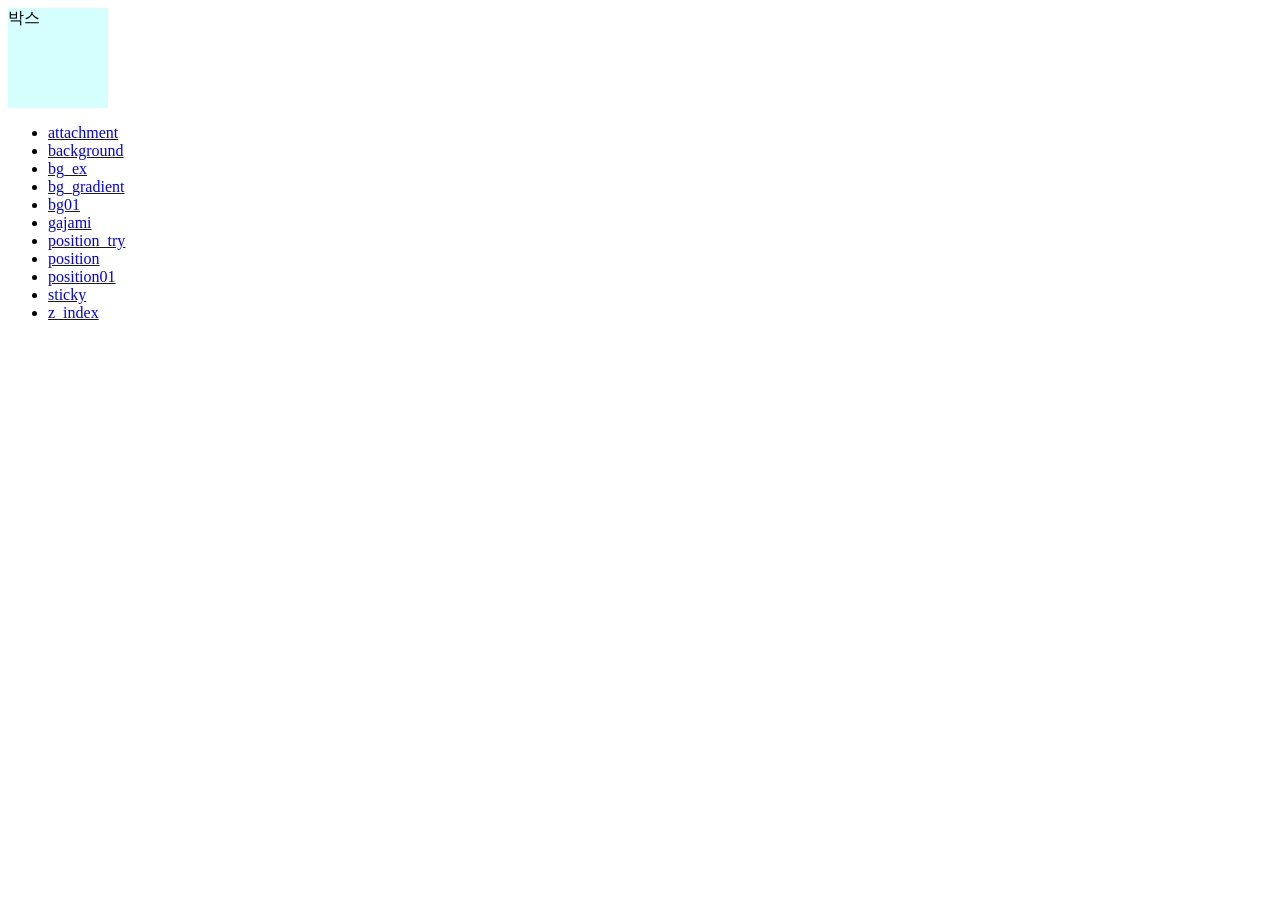
<file: index.html>
<!doctype html>
<html lang="ko">
  <head>
    <meta charset="UTF-8" />
    <meta name="viewport" content="width=device-width, initial-scale=1.0" />
    <title>색 표현</title>
    <style>
      .box {
        width: 100px;
        height: 100px;
        background-color: rgba(171, 255, 255, 0.5);
      }
    </style>
  </head>
  <body>
    <div class="box">박스</div>
    <ul>
      <li><a href="attachment.html">attachment</a></li>
      <li><a href="background.html">background</a></li>
      <li><a href="bg_ex.html">bg_ex</a></li>
      <li><a href="bg_gradient.html">bg_gradient</a></li>
      <li><a href="bg01.html">bg01</a></li>
      <li><a href="gajami.html">gajami</a></li>
      <li><a href="position_try.html">position_try</a></li>
      <li><a href="position.html">position</a></li>
      <li><a href="position01.html">position01</a></li>
      <li><a href="sticky.html">sticky</a></li>
      <li><a href="z_index.html">z_index</a></li>
    </ul>
  </body>
</html>
</file>
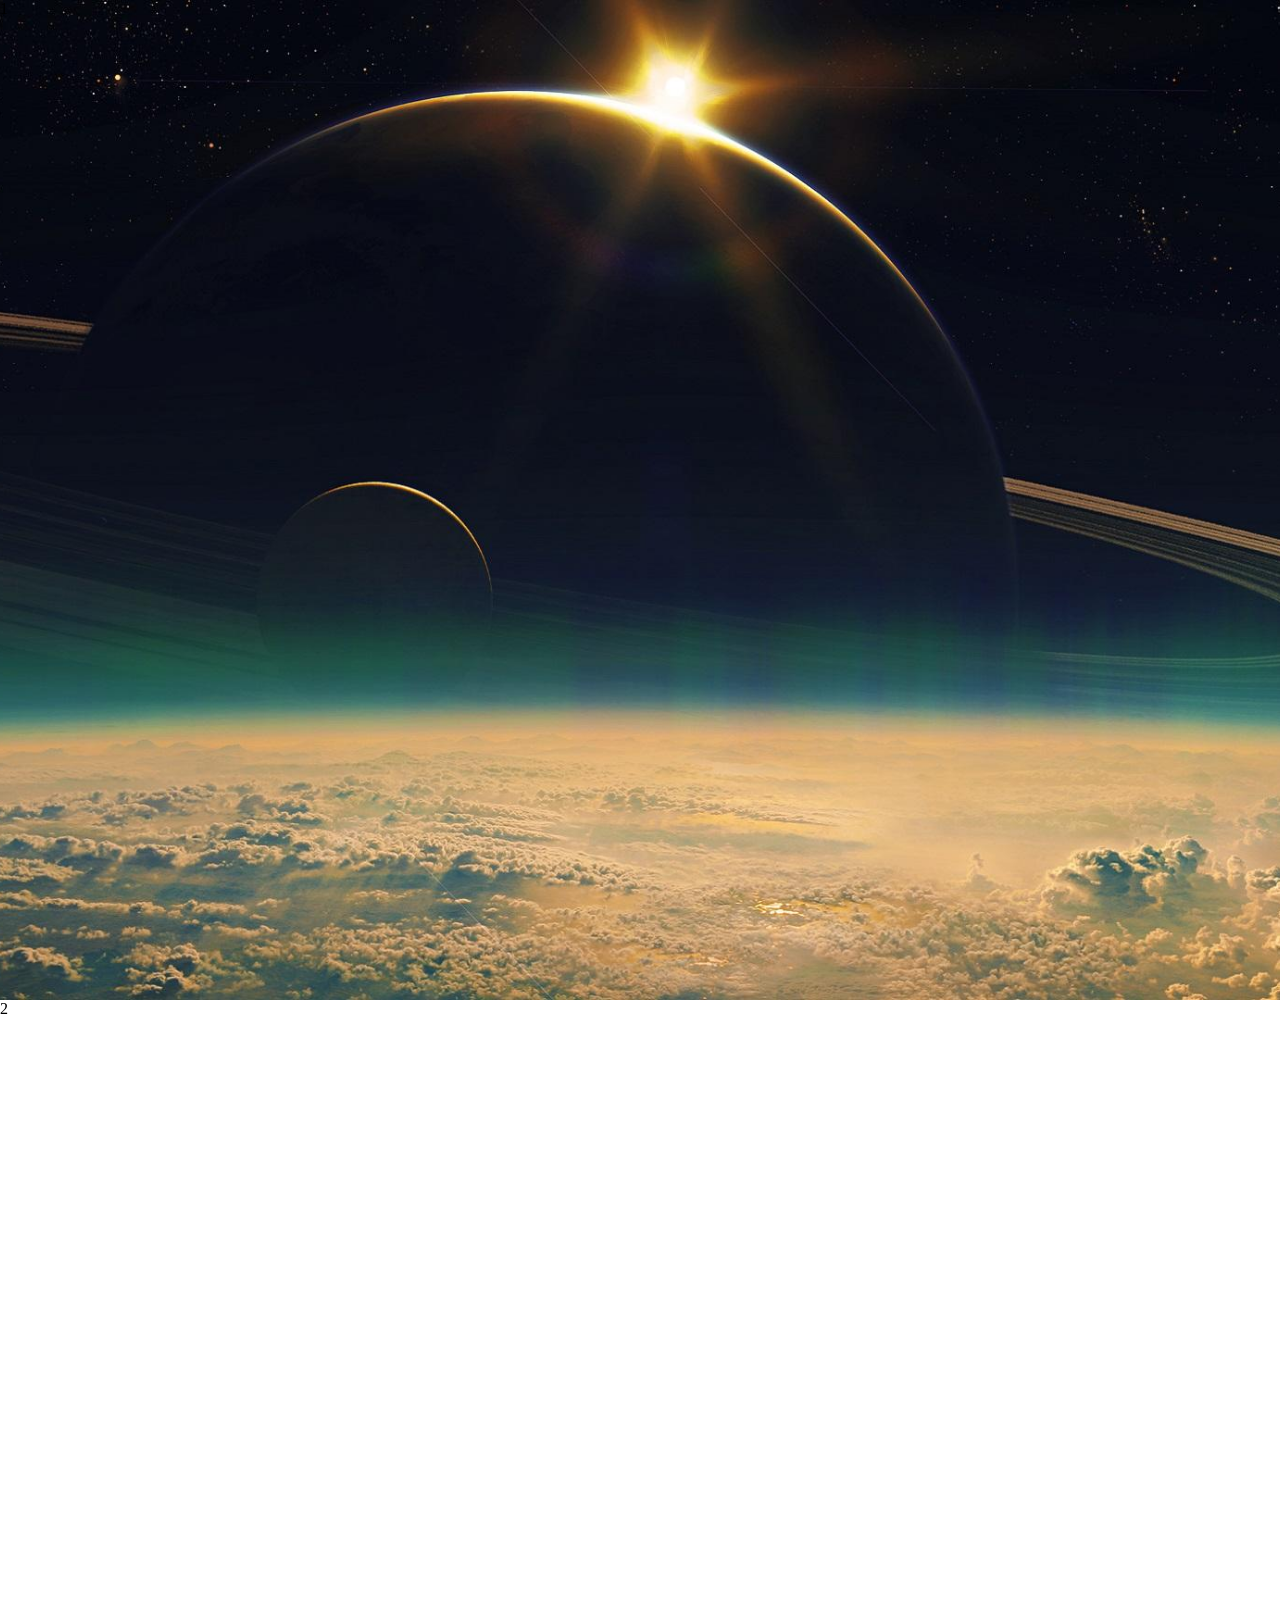
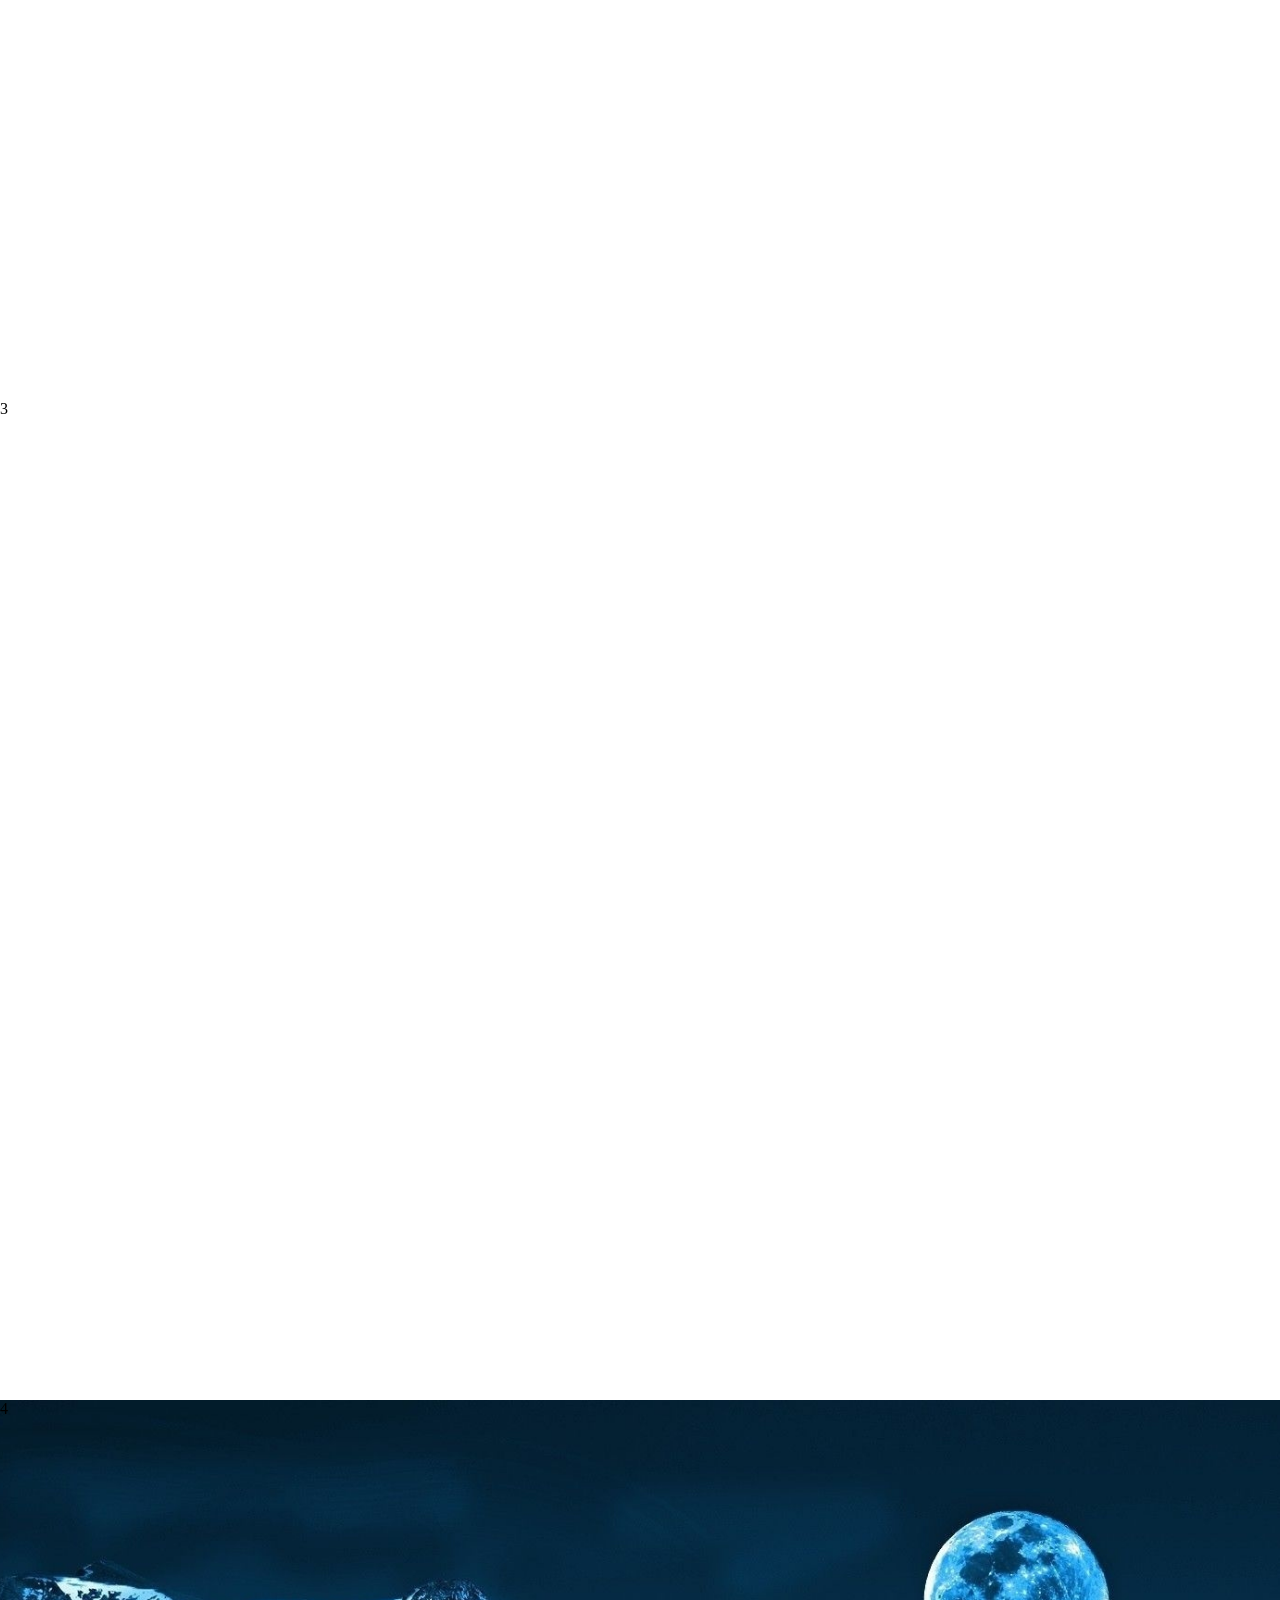
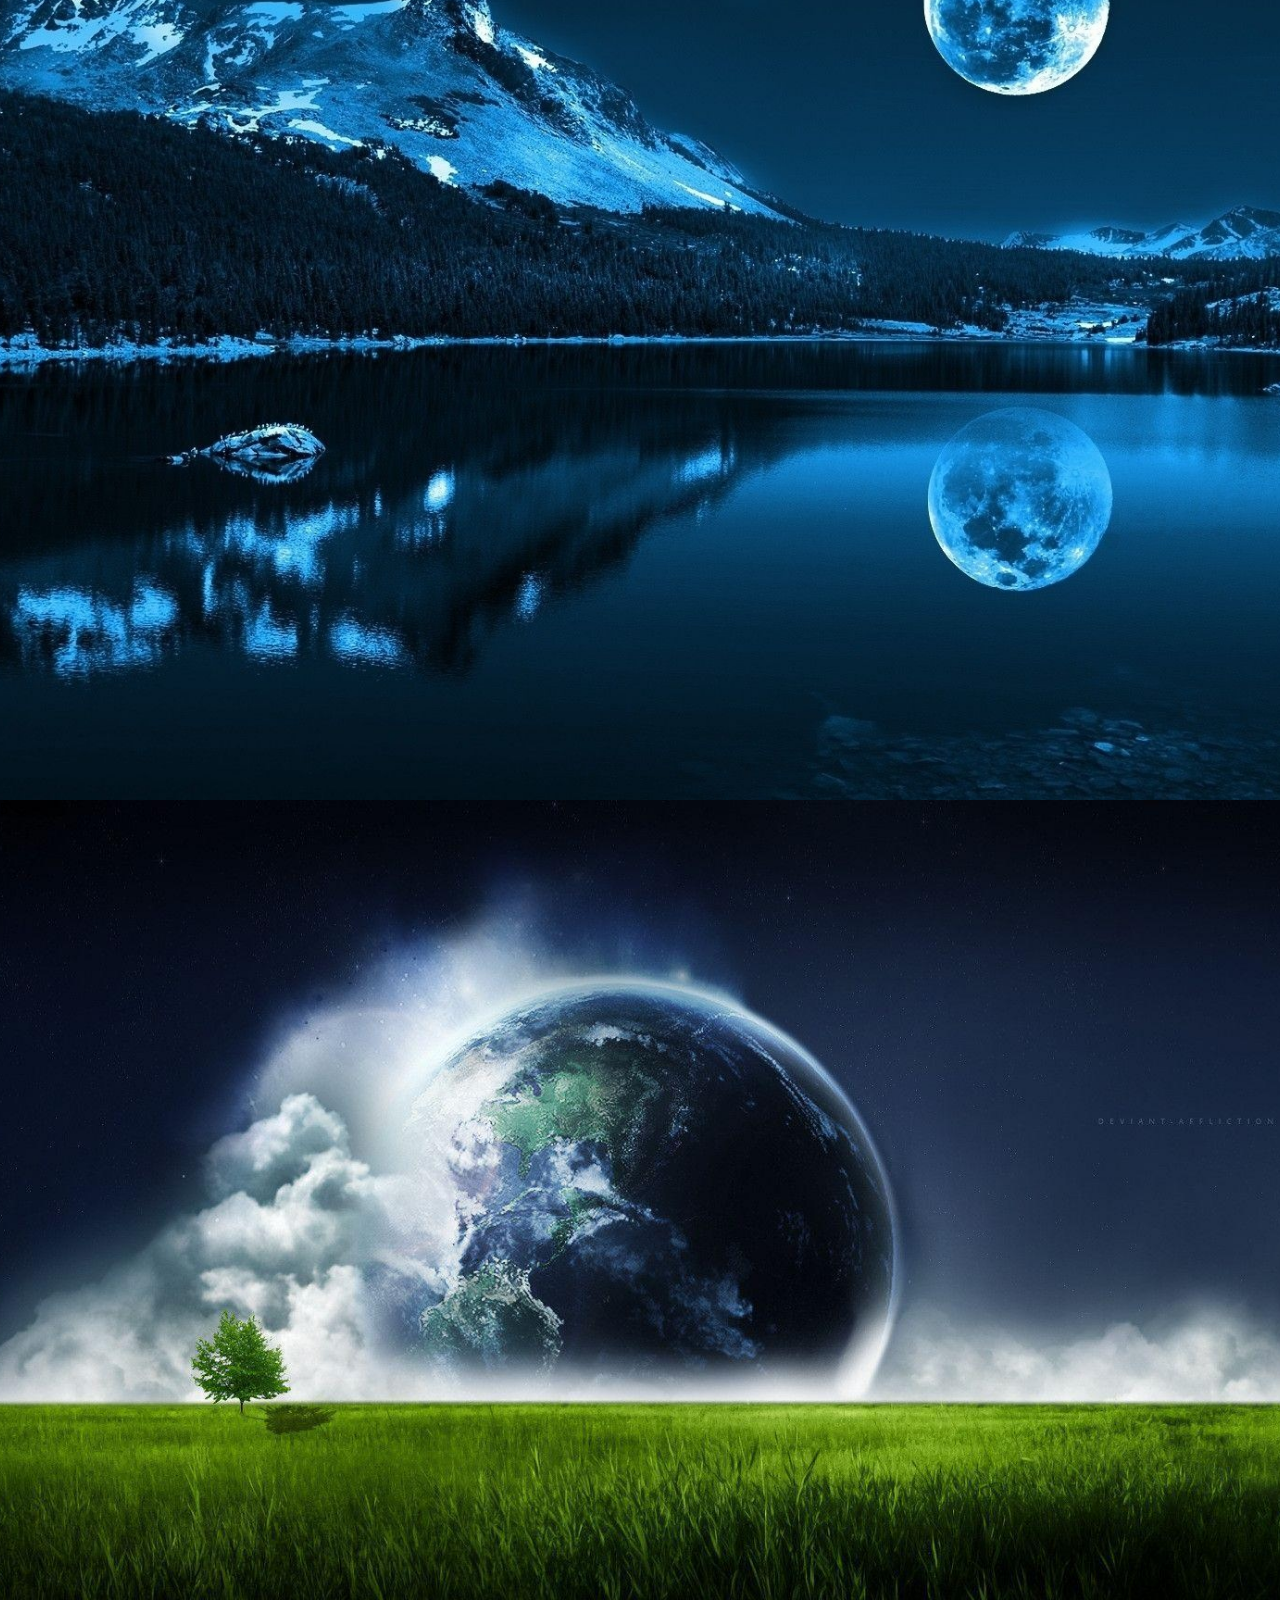
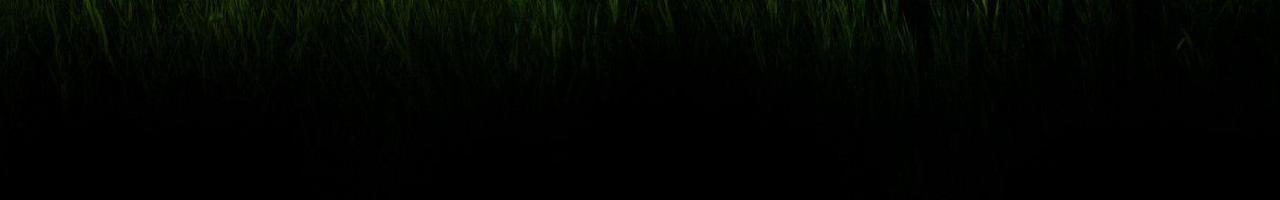
<file: attachment.html>
<!doctype html>
<html lang="ko">
  <head>
    <meta charset="UTF-8" />
    <meta name="viewport" content="width=device-width, initial-scale=1.0" />
    <title>Document</title>
    <link rel="stylesheet" href="attachment.css" />
  </head>
  <body>
    <div class="area area1">1</div>
    <div class="area area2">2</div>
    <div class="area area3">3</div>
    <div class="area area4">4</div>
    <div class="area area5">5</div>
  </body>
</html>
</file>
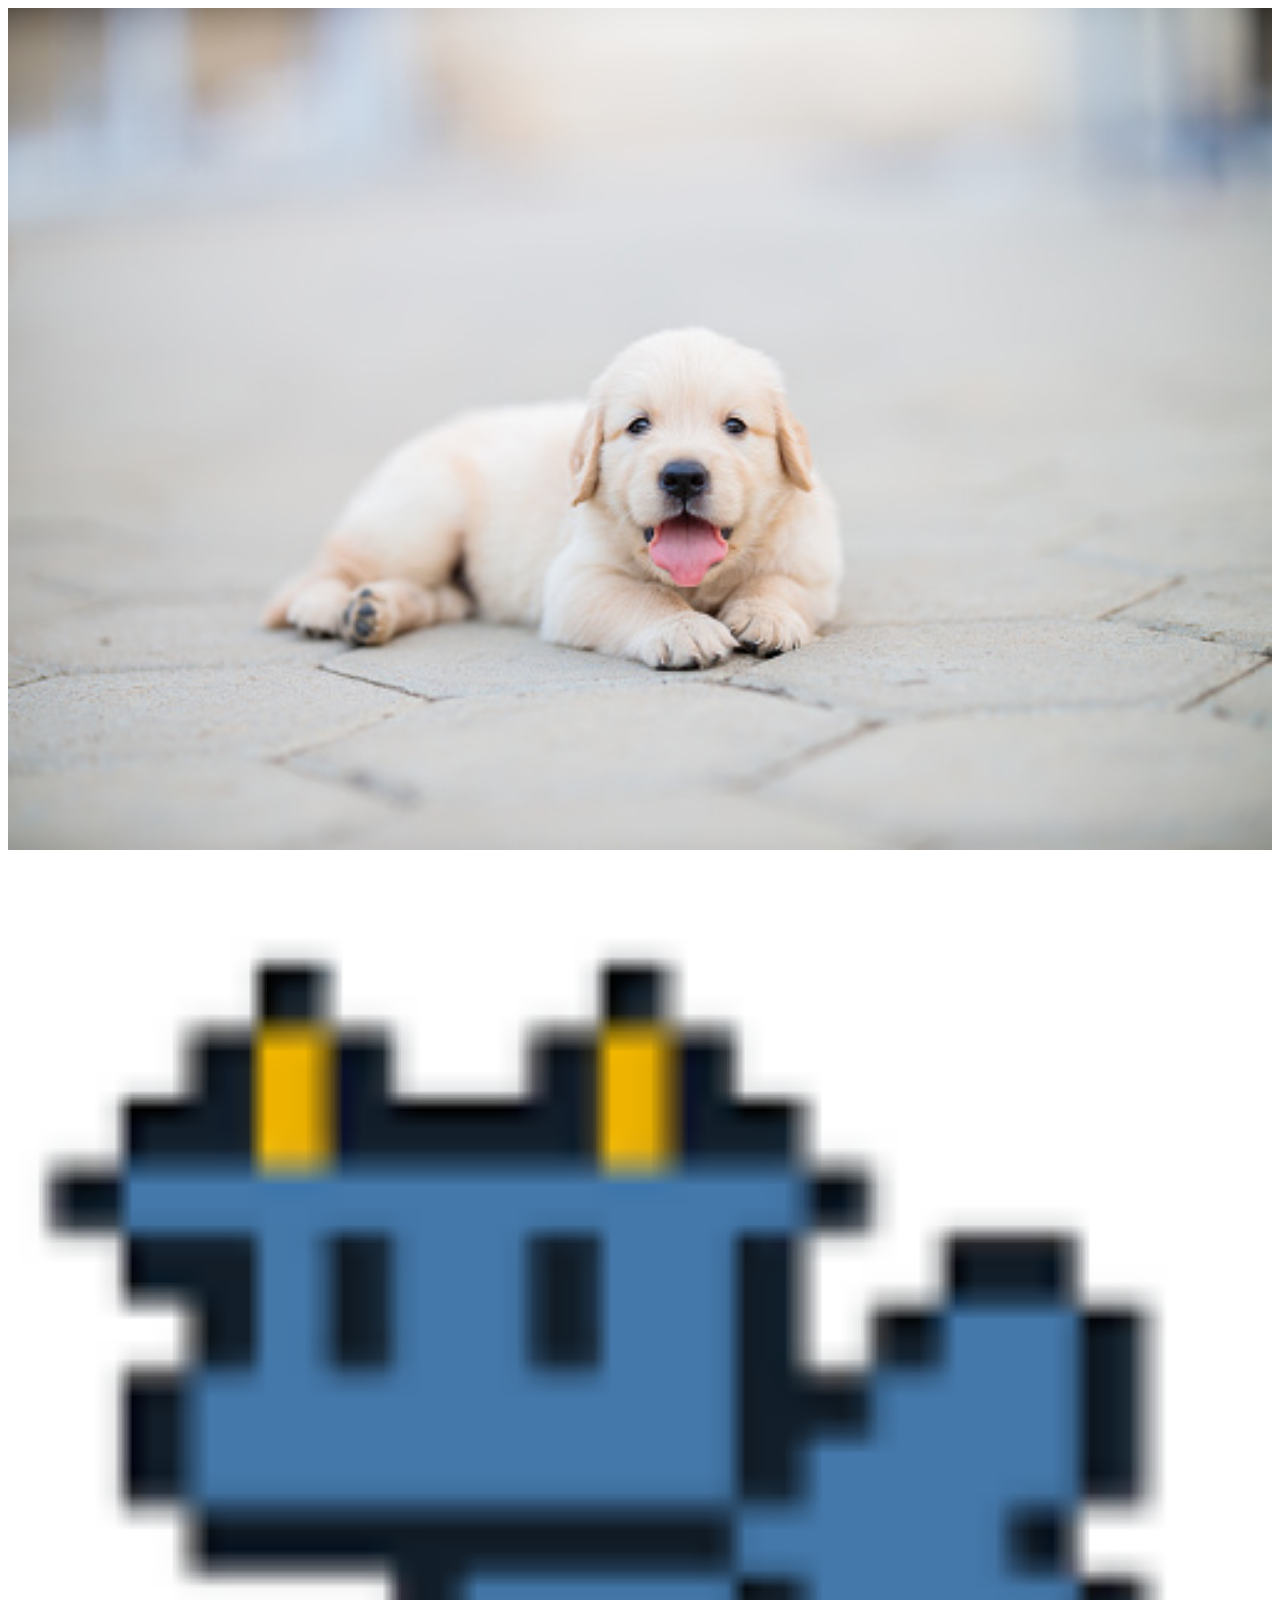
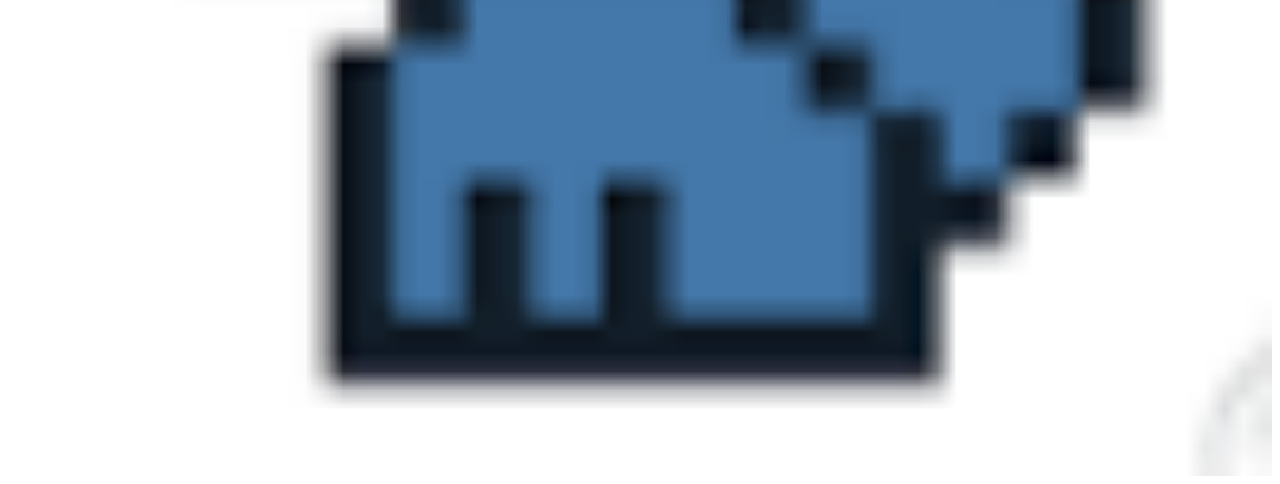
<file: background.html>
<!doctype html>
<html lang="ko">
  <head>
    <meta charset="UTF-8" />
    <meta name="viewport" content="width=device-width, initial-scale=1.0" />
    <title>Document</title>
    <style>
      .area {
        width: 100%;
        /* height: 500px; <- 이미지 넣은 후 보이지 않아 임의로 설정했었음 */
        aspect-ratio: 509/339;
        background-image: url("images/dog.jpg");
        background-repeat: no-repeat;
        background-size: 100%;
      }
      .part {
        width: 100%;
        aspect-ratio: 33/32;
        /* height: 500px; */
        background-image: url("images/dot.png");
        background-repeat: no-repeat;
        background-size: 100%;
      }
    </style>
  </head>
  <body>
    <div class="area"></div>
    <!-- 새로운 영역 -->
    <div class="part"></div>
  </body>
</html>
</file>
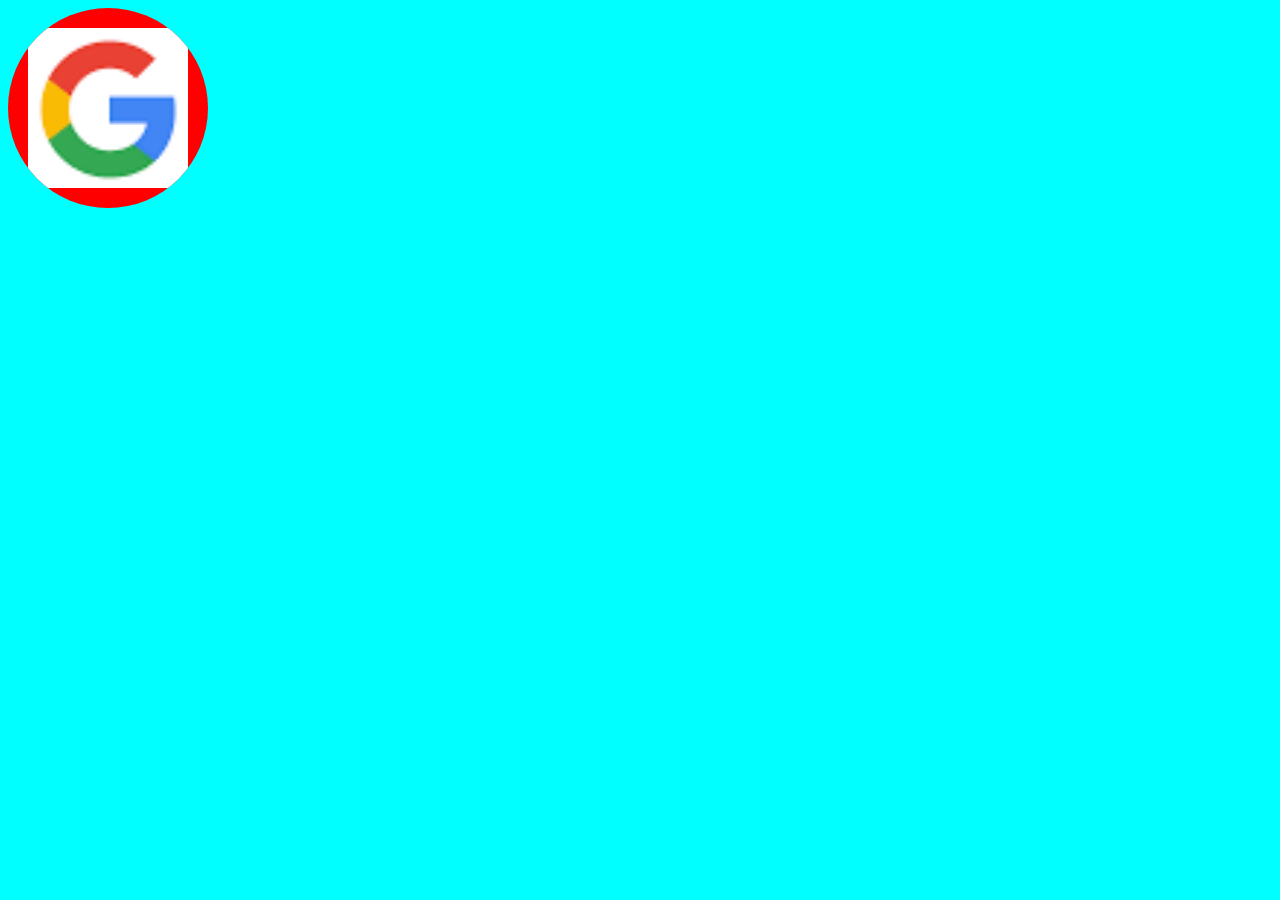
<file: bg01.html>
<!doctype html>
<html lang="ko">
  <head>
    <meta charset="UTF-8" />
    <meta name="viewport" content="width=device-width, initial-scale=1.0" />
    <title>Document</title>
    <style>
      * {
        box-sizing: border-box;
      }
      body {
        background-color: aqua;
      }
      .outer {
        width: 200px;
        height: 200px;
        background-color: red;
        border-radius: 50%;
        overflow: hidden;
        padding: 20px;
      }
      .with-bg {
        width: 100%;
        height: 100%;
        background-image: url("images/google.png");
        background-repeat: no-repeat;
        background-size: cover;
      }
    </style>
  </head>
  <body>
    <div class="outer">
      <div class="with-bg"></div>
    </div>
  </body>
</html>
</file>
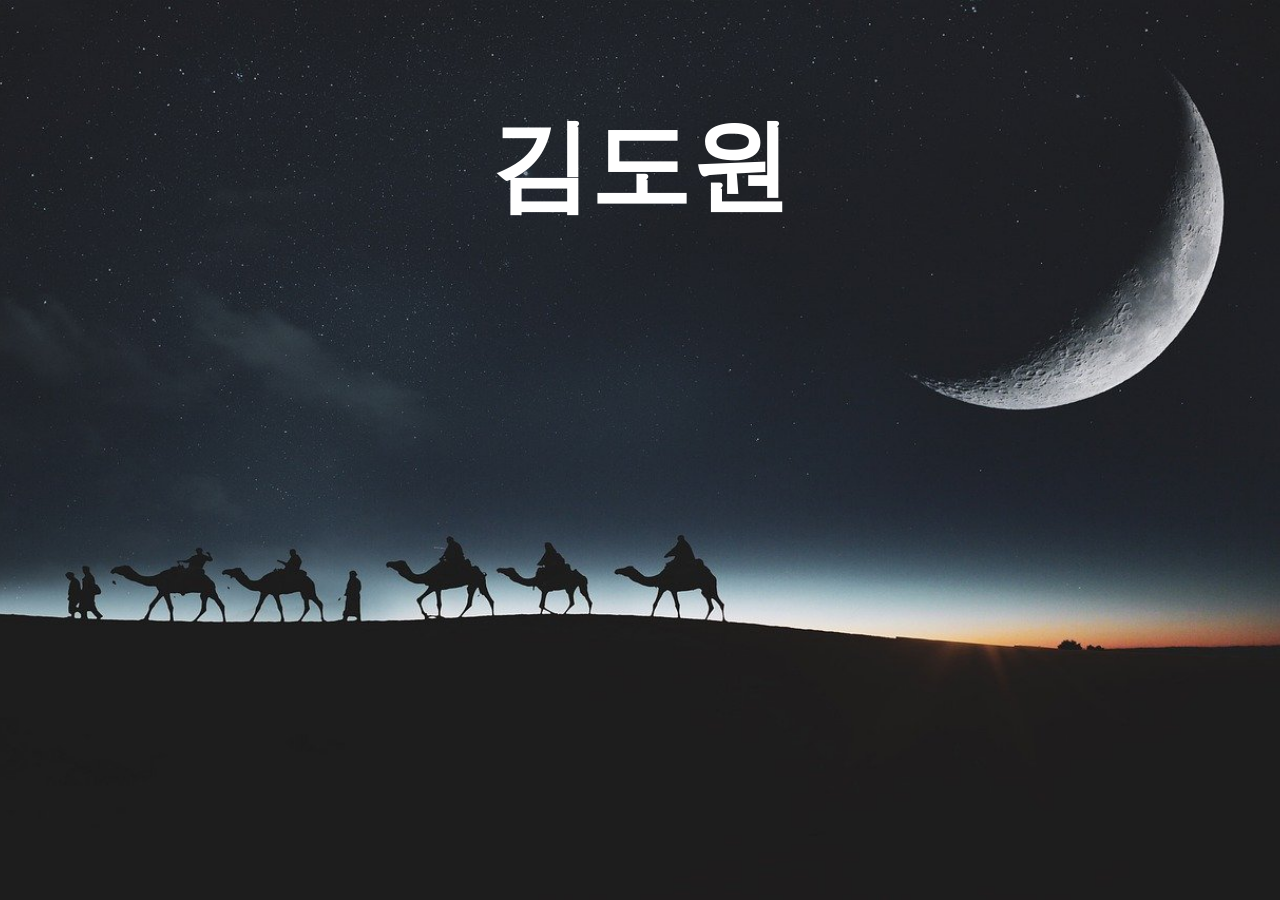
<file: bg_ex.html>
<!doctype html>
<html lang="ko">
  <head>
    <meta charset="UTF-8" />
    <meta name="viewport" content="width=device-width, initial-scale=1.0" />
    <title>Document</title>
    <style>
      body {
        /* body라서 너비높이를 따로 주지않았다 */
        background: url("images/bg5.jpg") no-repeat center fixed;
        background-size: cover;
      }
      h1 {
        color: #fff;
        font-size: 100px;
        text-align: center;
        margin-top: 100px;
      }
    </style>
  </head>
  <body>
    <h1>김도원</h1>
  </body>
</html>
</file>
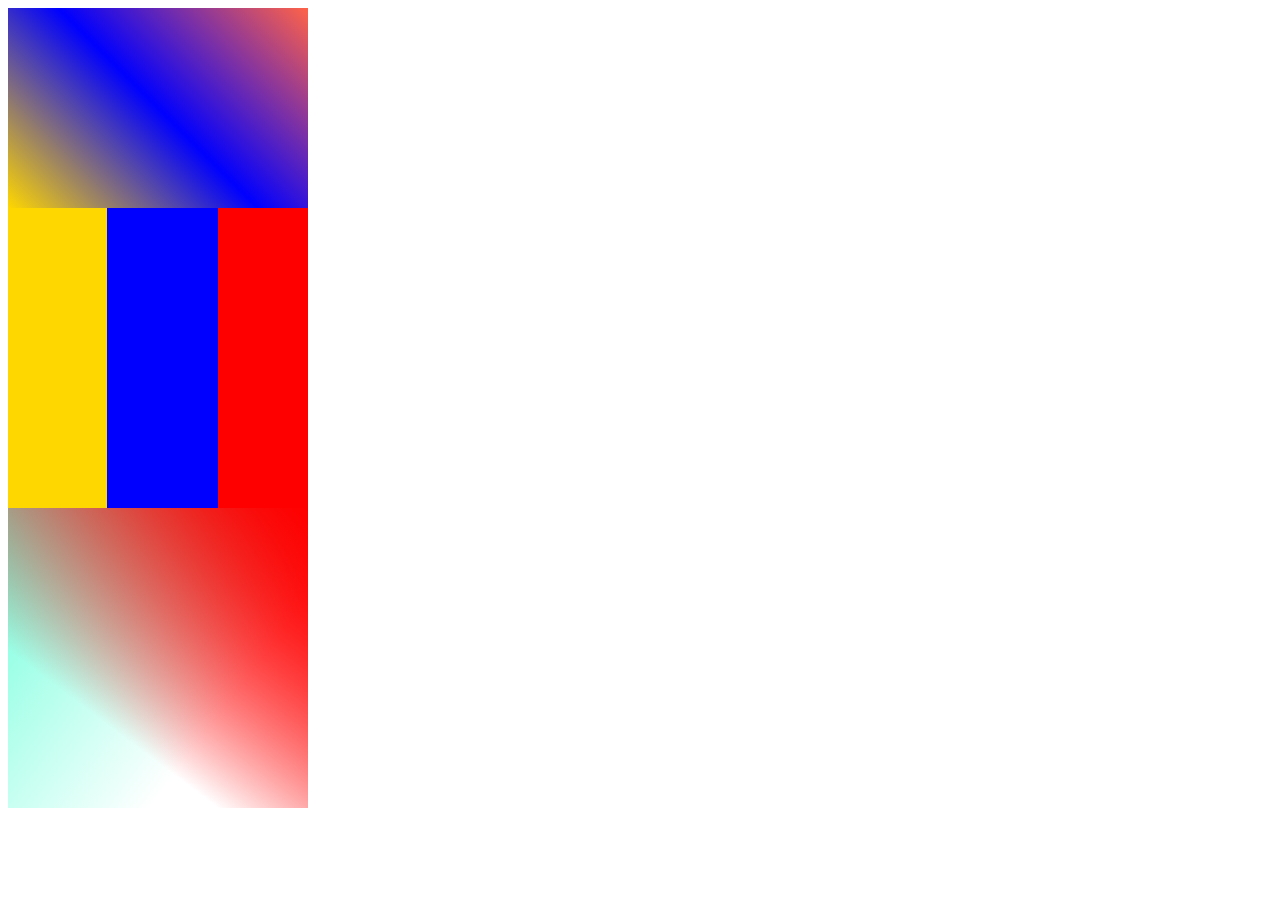
<file: bg_gradient.html>
<!doctype html>
<html lang="en">
  <head>
    <meta charset="UTF-8" />
    <meta name="viewport" content="width=device-width, initial-scale=1.0" />
    <title>그라디언트</title>
    <style>
      .box {
        width: 300px;
        height: 200px;
        background: linear-gradient(45deg, gold 0%, blue 50%, tomato 100%);
      }
      .box2 {
        width: 300px;
        height: 300px;
        background: linear-gradient(
          90deg,
          gold 0% 33%,
          blue 33% 70%,
          red 70% 100%
        );
      }
      .box3 {
        width: 300px;
        height: 300px;
        background:
          linear-gradient(217deg, red, transparent 70%),
          linear-gradient(127deg, rgb(110, 255, 219), transparent 70%),
          linear-gradient(217deg, red, transparent 70%);
      }
    </style>
  </head>
  <body>
    <div class="box"></div>
    <div class="box2"></div>
    <div class="box3"></div>
  </body>
</html>
</file>
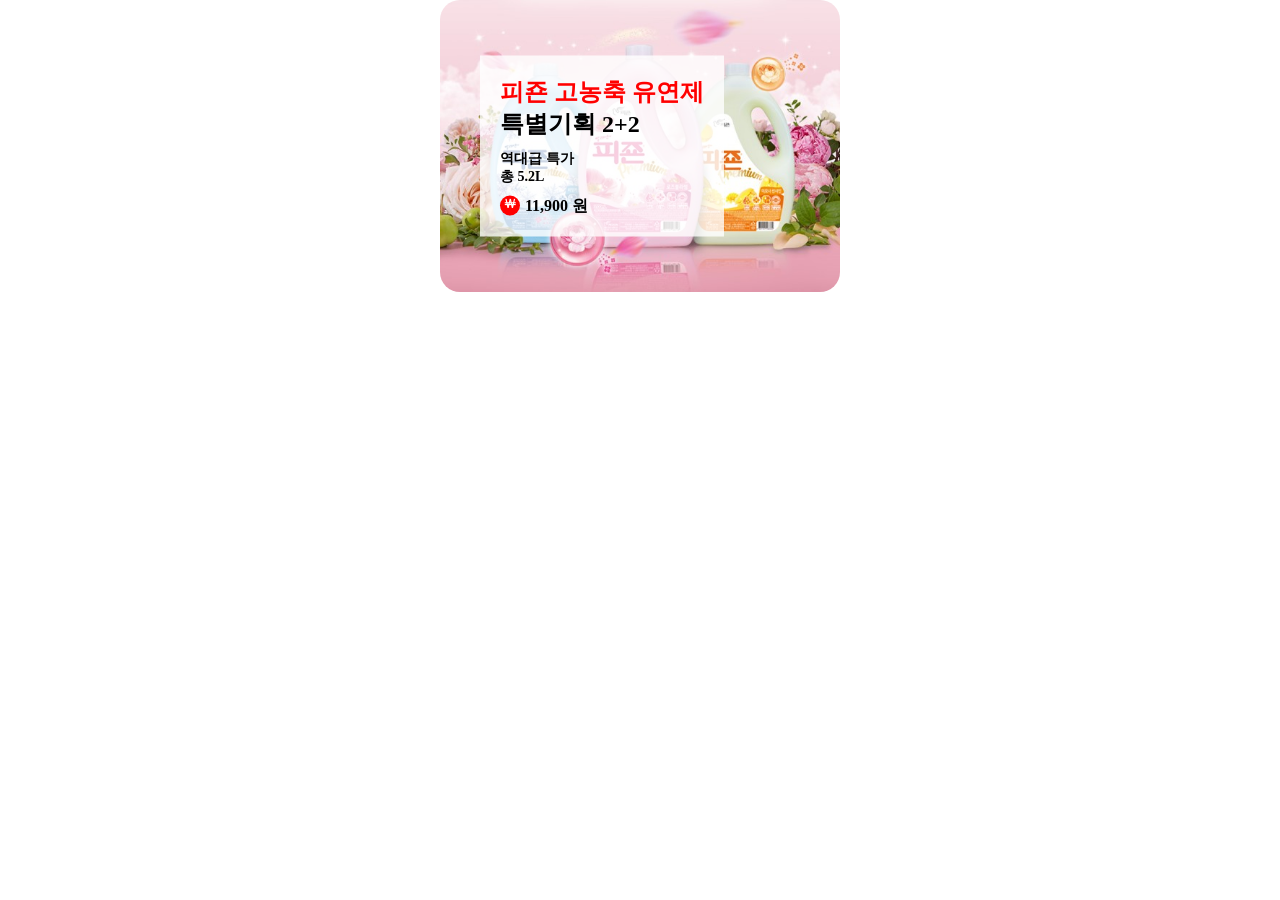
<file: position.html>
<!doctype html>
<html lang="en">
  <head>
    <meta charset="UTF-8" />
    <meta name="viewport" content="width=device-width, initial-scale=1.0" />
    <title>position 예제</title>
    <link rel="stylesheet" href="position.css" />
  </head>
  <body>
    <!-- 카드 영역 -->
    <div class="contents">
      <!-- 이미지 -->
      <img src="images/pzone.jpg" alt="피죤" />
      <!-- 상품 설명 -->
      <div class="products">
        <h2 class="text1">피죤 고농축 유연제</h2>
        <h2 class="text2">특별기획 2+2</h2>
        <h3 class="text3">
          역대급 특가 <br />
          총 5.2L
        </h3>

        <!-- 금액 영역 -->
        <div class="price">
          <h3 class="text4">￦</h3>
          <h3 class="text5">11,900 원</h3>
        </div>
      </div>
    </div>
  </body>
</html>
</file>
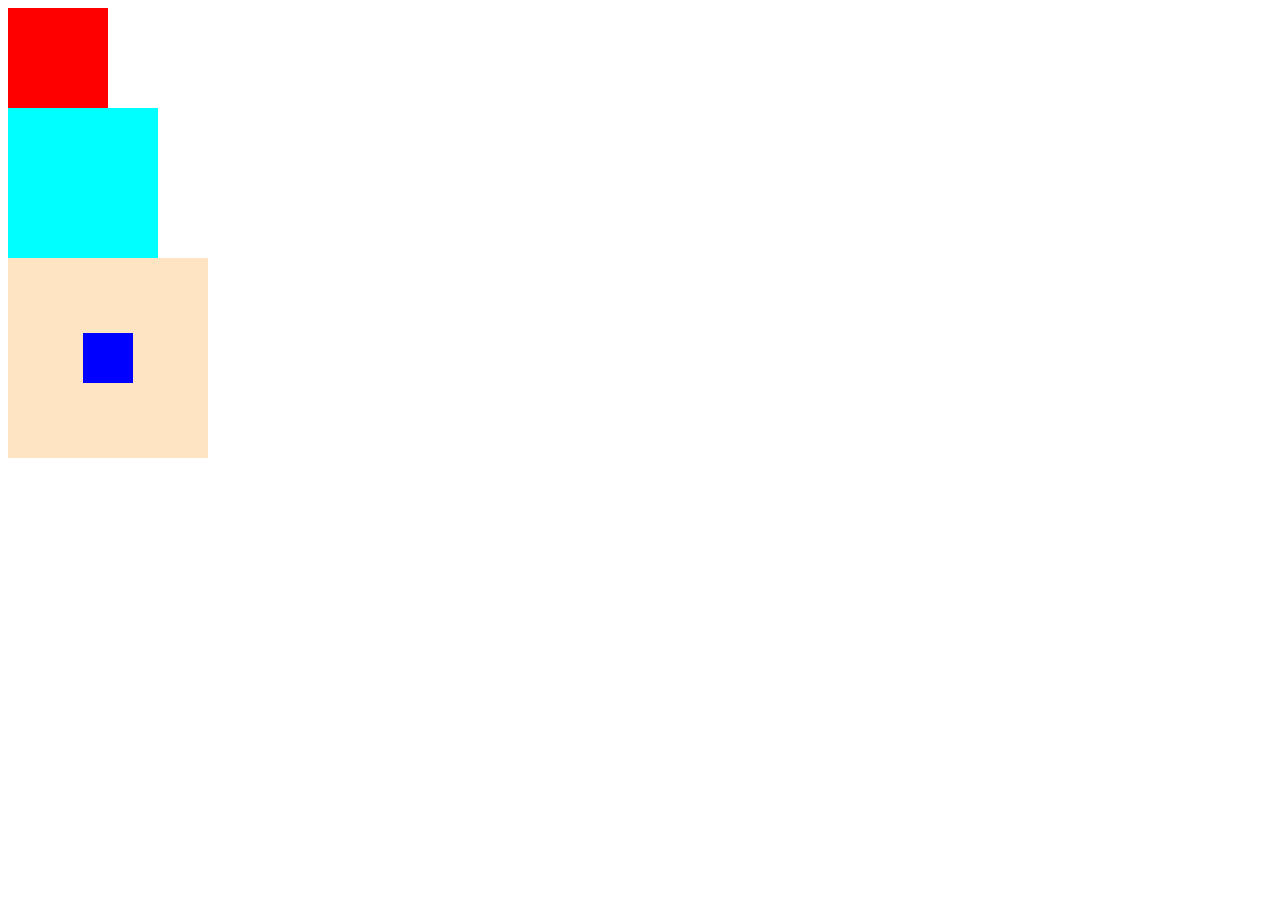
<file: position01.html>
<!doctype html>
<html lang="ko">
  <head>
    <meta charset="UTF-8" />
    <meta name="viewport" content="width=device-width, initial-scale=1.0" />
    <title>포지션 속성</title>
    <style>
      .box {
        position: static;
        /* 기본 상태 */
        top: 50px;
        width: 100px;
        height: 100px;
        background-color: red;
      }
      /* relative */
      .box1 {
        position: relative;
        top: 0;
        left: 0;
        width: 150px;
        height: 150px;
        background-color: aqua;
      }
      /* absolute */
      .area {
        position: relative;
        width: 200px;
        height: 200px;
        background-color: bisque;
      }
      .box2 {
        position: absolute;
        top: 50%;
        left: 50%;
        /* 원래 기준인 top 0 left 0 인걸 바꿔주는 것이 transform */
        transform: translateX(-50%) translateY(-50%);
        transform: translate(-50%, -50%);
        width: 50px;
        height: 50px;
        background-color: blue;
      }
    </style>
  </head>
  <body>
    <!-- static : 기본 상태-->
    <div class="box"></div>
    <!-- relative : 현재 자기 위치를 기준으로 이동한다 -->
    <div class="box1"></div>
    <!-- absolute : 부모 요소를 기준으로 원하는 위치에 배치 -->
    <div class="area">
      <div class="box2"></div>
    </div>
  </body>
</html>
</file>
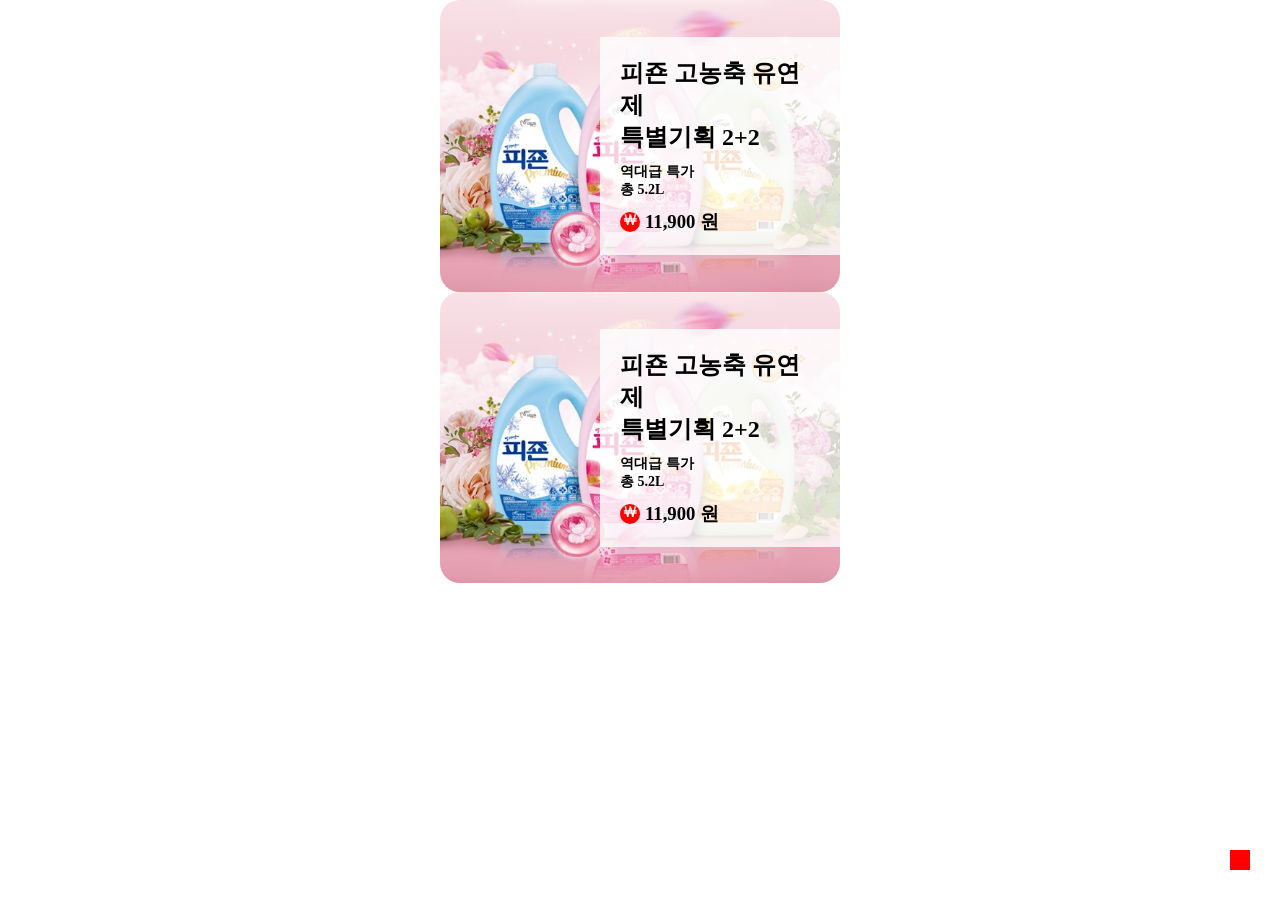
<file: position_try.html>
<!doctype html>
<html lang="ko">
  <head>
    <meta charset="UTF-8" />
    <meta name="viewport" content="width=device-width, initial-scale=1.0" />
    <title>포지션 실습</title>
    <link rel="stylesheet" href="position_try.css" />
  </head>
  <body>
    <!-- fixed -->
    <div class="box"></div>
    <!-- 카드 영역 -->
    <div class="contents">
      <!-- 이미지 영역 -->
      <img src="images/pzone.jpg" alt="피죤" />
      <!-- 상품 -->
      <div class="products">
        <h2 class="text1">피죤 고농축 유연제</h2>
        <h2 class="text2">특별기획 2+2</h2>
        <h3 class="text3">
          역대급 특가 <br />
          총 5.2L
        </h3>
        <!-- 금액 영역-->
        <div class="price">
          <h3 class="text4">￦</h3>
          <h3 class="text5">11,900 원</h3>
        </div>
      </div>
    </div>
    <div class="contents">
      <!-- 이미지 영역 -->
      <img src="images/pzone.jpg" alt="피죤" />
      <!-- 상품 -->
      <div class="products">
        <h2 class="text1">피죤 고농축 유연제</h2>
        <h2 class="text2">특별기획 2+2</h2>
        <h3 class="text3">
          역대급 특가 <br />
          총 5.2L
        </h3>
        <!-- 금액 영역-->
        <div class="price">
          <h3 class="text4">￦</h3>
          <h3 class="text5">11,900 원</h3>
        </div>
      </div>
    </div>
  </body>
</html>
</file>
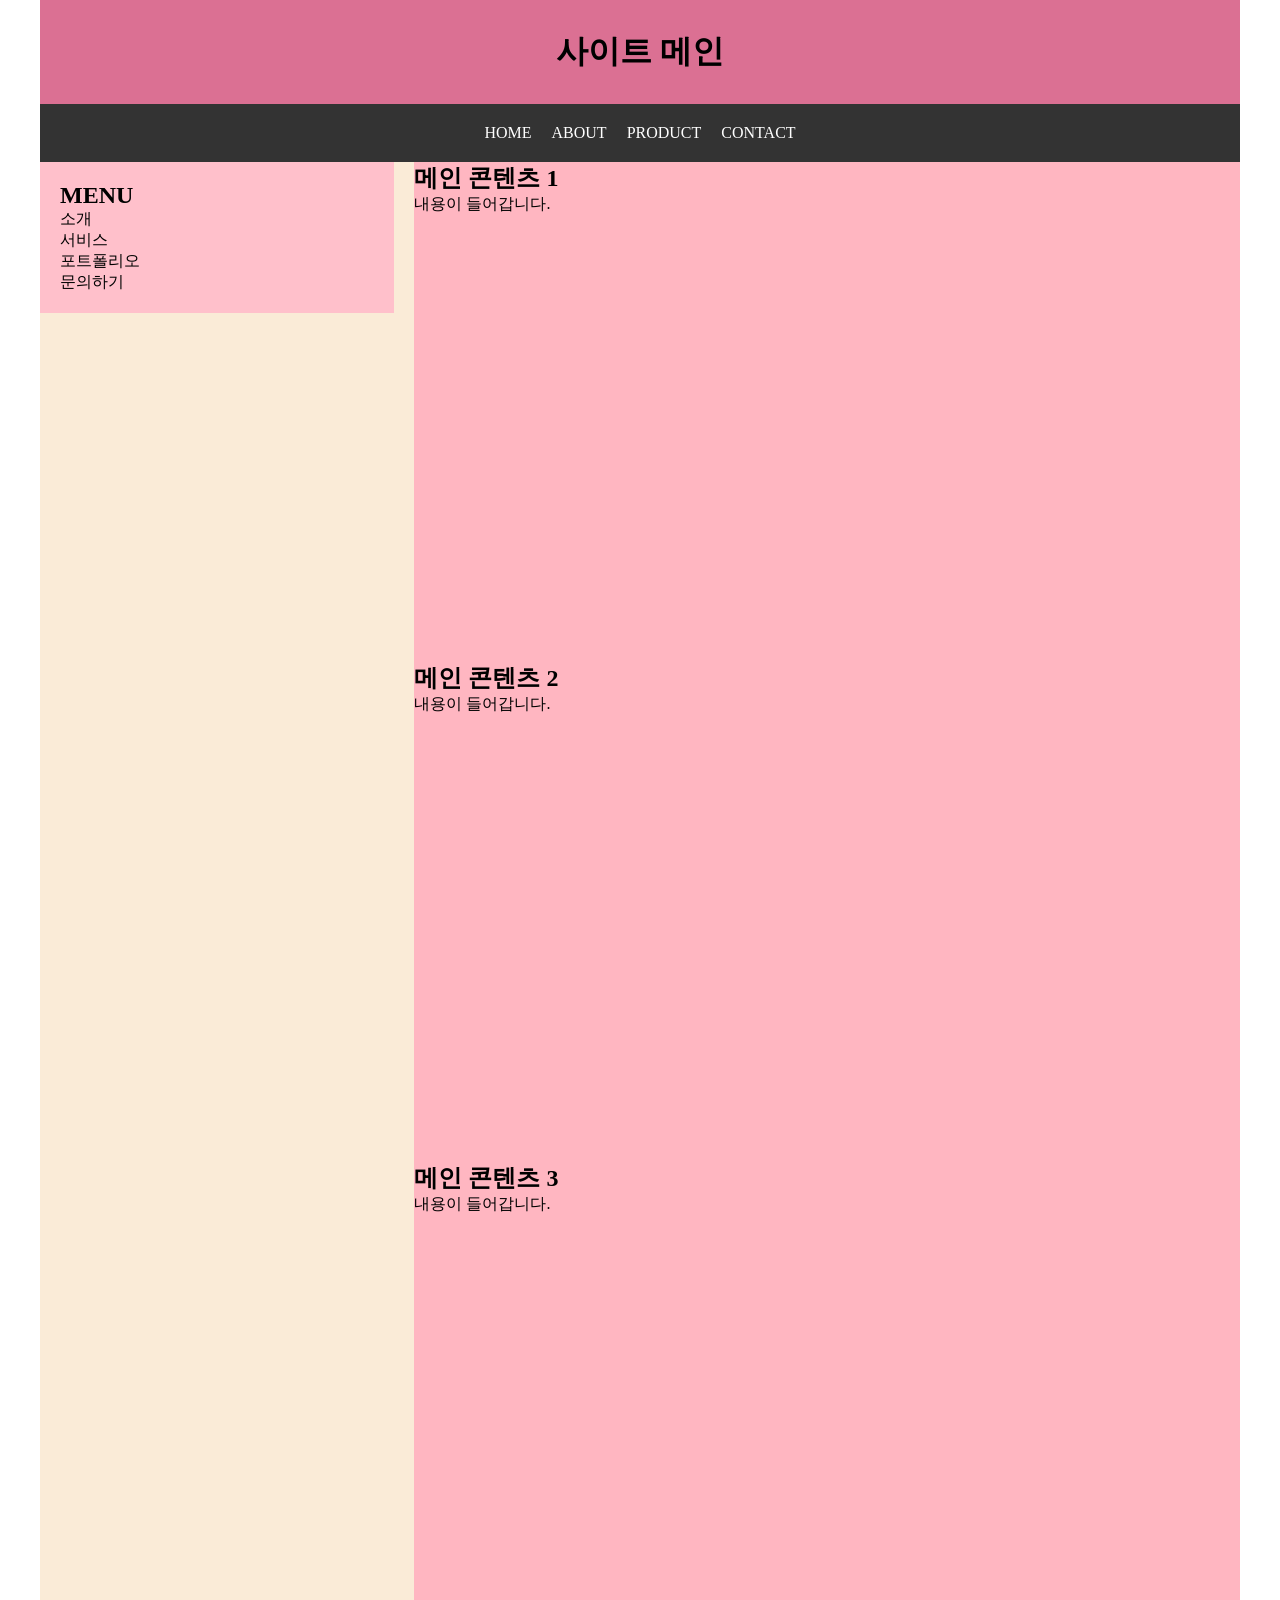
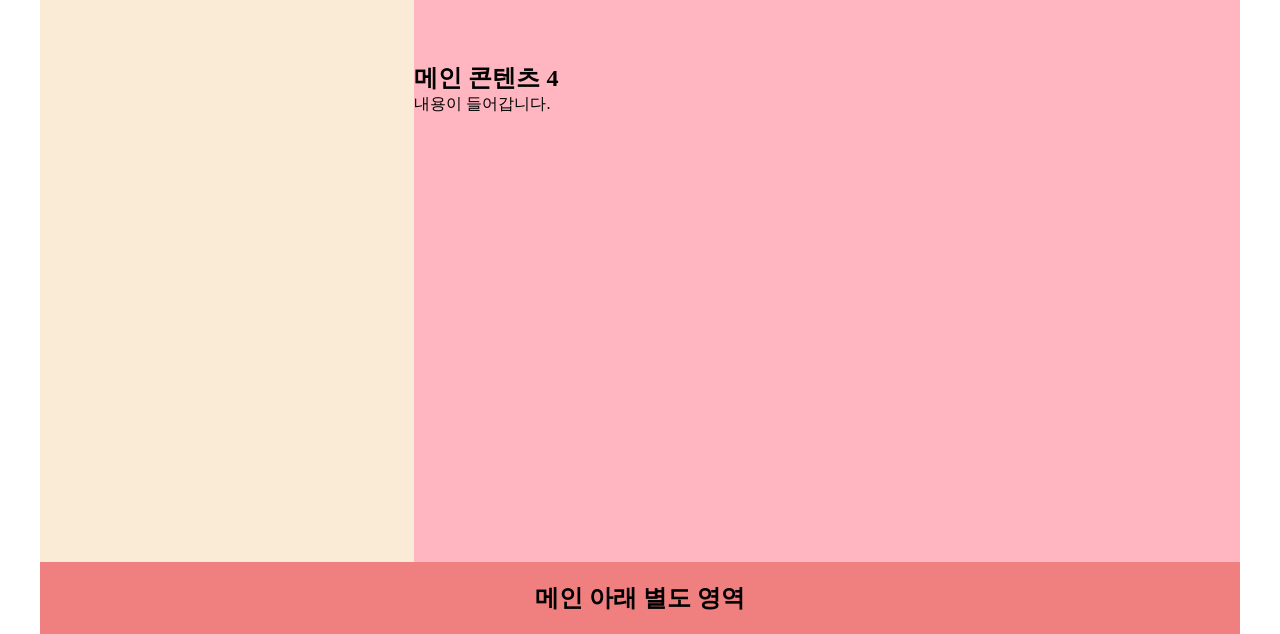
<file: sticky.html>
<!doctype html>
<html lang="ko">
  <head>
    <meta charset="UTF-8" />
    <meta name="viewport" content="width=device-width, initial-scale=1.0" />
    <title>sticky</title>
    <link rel="stylesheet" href="sticky.css" />
  </head>
  <body>
    <!-- 전체 레이아웃 -->
    <div class="wrap">
      <!-- 헤더 -->
      <header>
        <h1>사이트 메인</h1>
      </header>
      <nav>
        <a href="#">HOME</a>
        <a href="#">ABOUT</a>
        <a href="#">PRODUCT</a>
        <a href="#">CONTACT</a>
      </nav>
      <!-- 메인 영역-->
      <main>
        <!-- 사이드 바 -->
        <div class="sidebar">
          <h2>MENU</h2>
          <p>소개</p>
          <p>서비스</p>
          <p>포트폴리오</p>
          <p>문의하기</p>
        </div>
        <!-- 메인 컨텐츠-->
        <div class="content">
          <div class="section">
            <h2>메인 콘텐츠 1</h2>
            <p>내용이 들어갑니다.</p>
          </div>
          <div class="section">
            <h2>메인 콘텐츠 2</h2>
            <p>내용이 들어갑니다.</p>
          </div>
          <div class="section">
            <h2>메인 콘텐츠 3</h2>
            <p>내용이 들어갑니다.</p>
          </div>
          <div class="section">
            <h2>메인 콘텐츠 4</h2>
            <p>내용이 들어갑니다.</p>
          </div>
        </div>
      </main>
      <!-- 푸터-->
      <footer>
        <h2>메인 아래 별도 영역</h2>
      </footer>
    </div>
  </body>
</html>
</file>
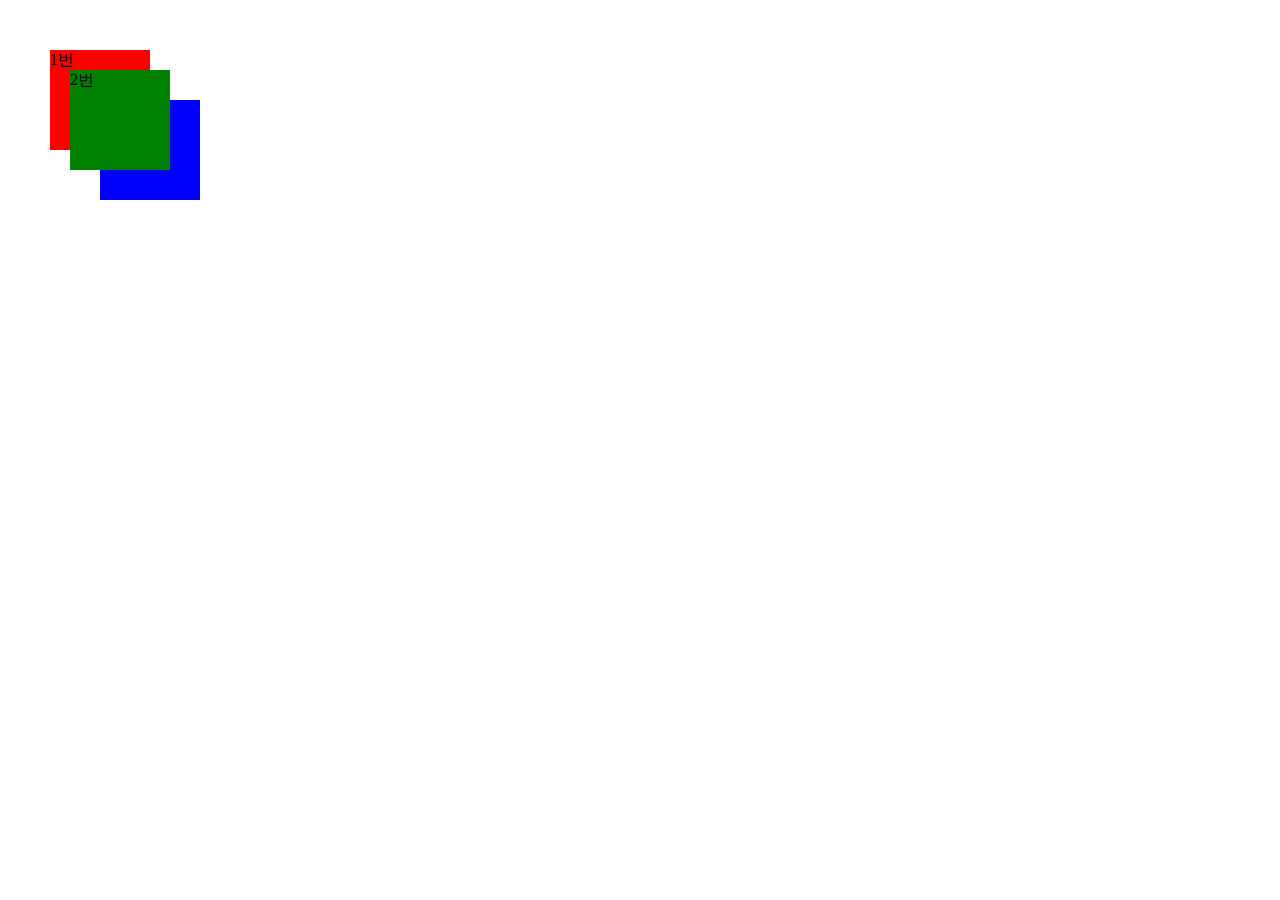
<file: z_index.html>
<!doctype html>
<html lang="ko">
  <head>
    <meta charset="UTF-8" />
    <meta name="viewport" content="width=device-width, initial-scale=1.0" />
    <title>z_index</title>
    <style>
      .box {
        position: absolute;
        width: 100px;
        height: 100px;
        background-color: antiquewhite;
      }
      .box1 {
        top: 50px;
        left: 50px;
        background-color: red;
        z-index: 1;
      }
      .box2 {
        top: 70px;
        left: 70px;
        background-color: green;
        z-index: 3;
      }
      .box3 {
        top: 100px;
        left: 100px;
        background-color: blue;
        z-index: 2;
      }
    </style>
  </head>
  <body>
    <!-- z-index 겹쳐있을 때 누가 위에 보일지 정하는 순서 -->
    <div class="box box1">1번</div>
    <div class="box box2">2번</div>
    <div class="box box3">3번</div>


  </body>
</html>
</file>
<file: attachment.css>
* {
  margin: 0;
  padding: 0;
  box-sizing: border-box;
}
.area {
  width: 100%;
  height: 1000px;
  background-color: aqua;
}
.area1 {
  background: url("./images/attachment/bg1.jpg") no-repeat center;
  background-size: cover;
}
.area2 {
  background: url("./images/attachment/bg2.jpg") no-repeat center fixed;
  background-size: cover;
}
.area3 {
  background: url("./images/attachment/bg3.jpg") no-repeat center;
  background-size: cover;
  background-attachment: fixed;
}
.area4 {
  background: url("./images/attachment/bg4.jpg") no-repeat center;
  background-size: cover;
}
.area5 {
  background: url("./images/attachment/bg5.jpg") no-repeat center;
  background-size: cover;
}
</file>
<file: position.css>
* {
  margin: 0;
  padding: 0;
  box-sizing: border-box;
}
/* 카드영역 */
.contents {
  position: relative;
  margin: 0 auto;
  width: 400px;
  background-color: red;
  border-radius: 20px;
  overflow: hidden;
}
.contents > img {
  width: 100%;
  display: block;
}
.products {
  position: absolute;
  top: 50%;
  left: 10%;
  transform: translateY(-50%);
  padding: 20px;
  background-color: rgba(255, 255, 255, 0.8);
}
/* 상품 설명 글자 */
.text1 {
  color: red;
}
.text3 {
  font-size: 14px;
  margin: 10px 0;
}
.price {
  display: flex;
  align-items: center;
  gap: 5px;
}
.text4 {
  color: #fff;
  background-color: red;
  /* 정사각형으로 만들어주기 */
  width: 20px;
  height: 20px;
  /* 동그라미 만들어주기 */
  border-radius: 50%;
  font-size: 12px;
  text-align: center;
}
.text5 {
  font-size: 16px;
}
</file>
<file: position_try.css>
* {
  margin: 0;
  padding: 0;
  box-sizing: border-box;
}
/* fixed */
.box {
  position: fixed;
  bottom: 30px;
  right: 30px;
  width: 20px;
  height: 20px;
  background-color: red;
}
/* 카드영역 */
.contents {
  position: relative;
  margin: 0 auto;
  width: 400px;
  background-color: red;
  border-radius: 20px;
  overflow: hidden;
}
.contents > img {
  width: 100%;
  display: block;
}
.products {
  position: absolute;
  top: 50%;
  left: 40%;
  transform: translateY(-50%);
  padding: 20px;
  background-color: rgba(255, 255, 255, 0.8);
}
/* 상품 설명 글자 */
.test1 {
  color: red;
}
.text3 {
  font-size: 14px;
  margin: 10px 0;
}
.price {
  display: flex;
  gap: 5px;
  align-items: center;
}
.text4 {
  color: #fff;
  background-color: red;
  width: 20px;
  height: 20px;
  border-radius: 50%;
  text-align: center;
  font-size: 14px;
}
.text {
  font-size: 16px;
}
</file>
<file: sticky.css>
* {
  margin: 0;
  padding: 0;
  box-sizing: border-box;
}
/* 전체 레이아웃 */
.wrap {
  width: 1200px;
  margin: 0 auto;
  background-color: red;
}
/* 헤더 */
header {
  padding: 30px;
  background-color: palevioletred;
  text-align: center;
}
/* 내비게이션 */
nav {
  position: sticky;
  top: 0;
  background-color: #333;
  padding: 20px 0;
  display: flex;
  justify-content: center;
  gap: 20px;
}
nav a {
  color: #fff;
  text-decoration: none;
}
/* 메인 영역 */
main {
  background-color: antiquewhite;
  gap: 20px;
  display: flex;
  align-items: start;
  /* justify-content: space-between; */
}
.sidebar {
  position: sticky;
  top: 63.33px;
  width: 30%;
  padding: 20px;
  background-color: pink;
}
.content {
  width: 70%;
  background-color: lightpink;
}
.section {
  height: 500px; /*내용이 없어서 임의로 높이 넣어줌*/
}
/* 푸터 */
footer {
  padding: 20px;
  text-align: center;
  background-color: lightcoral;
}
</file>
